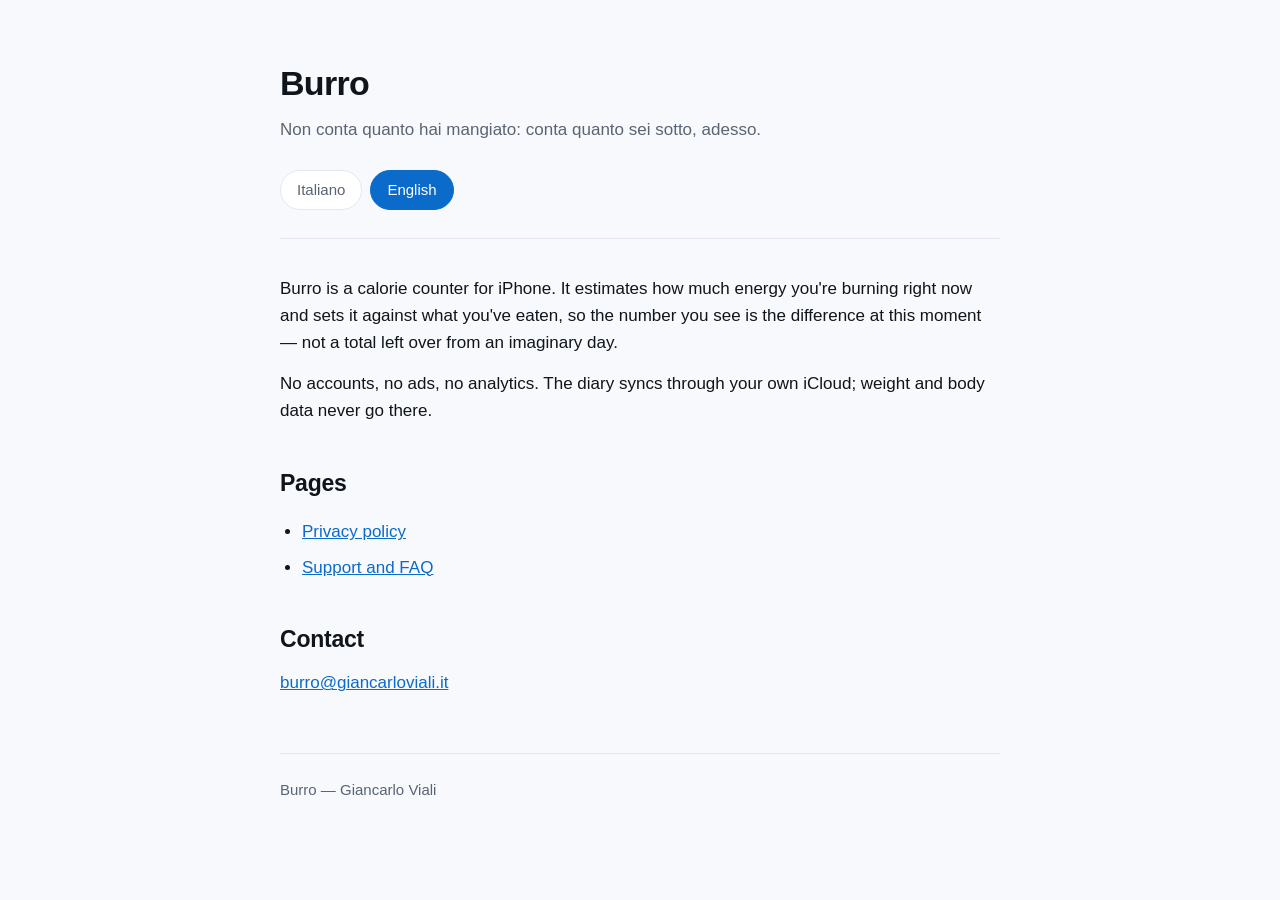
<file: index.html>
<!doctype html>
<html lang="it">
<head>
<meta charset="utf-8">
<meta name="viewport" content="width=device-width, initial-scale=1">
<title>Burro</title>
<link rel="stylesheet" href="stile.css">
</head>
<body>
<div class="foglio">

<header>
  <h1>Burro</h1>
  <p>Non conta quanto hai mangiato: conta quanto sei sotto, adesso.</p>
  <div class="lingue">
    <button type="button" data-lingua="it" aria-pressed="true">Italiano</button>
    <button type="button" data-lingua="en" aria-pressed="false">English</button>
  </div>
</header>

<section data-lingua="it">
  <p>Burro è un contacalorie per iPhone. Stima quanta energia stai bruciando in questo
  momento e la mette contro quello che hai mangiato, così il numero che vedi è la
  differenza adesso — non un totale rimasto su una giornata immaginaria.</p>

  <p>Niente account, niente pubblicità, niente statistiche d'uso. Il diario si sincronizza
  attraverso il tuo iCloud; peso e dati corporei non ci finiscono mai.</p>

  <h2>Pagine</h2>
  <ul>
    <li><a href="privacy/">Informativa sulla privacy</a></li>
    <li><a href="supporto/">Supporto e domande frequenti</a></li>
  </ul>

  <h2>Contatti</h2>
  <p><a href="mailto:burro@giancarloviali.it">burro@giancarloviali.it</a></p>
</section>

<section data-lingua="en" hidden>
  <p>Burro is a calorie counter for iPhone. It estimates how much energy you're burning
  right now and sets it against what you've eaten, so the number you see is the difference
  at this moment — not a total left over from an imaginary day.</p>

  <p>No accounts, no ads, no analytics. The diary syncs through your own iCloud; weight and
  body data never go there.</p>

  <h2>Pages</h2>
  <ul>
    <li><a href="privacy/">Privacy policy</a></li>
    <li><a href="supporto/">Support and FAQ</a></li>
  </ul>

  <h2>Contact</h2>
  <p><a href="mailto:burro@giancarloviali.it">burro@giancarloviali.it</a></p>
</section>

<footer>
  <span>Burro — Giancarlo Viali</span>
</footer>

</div>
<script src="lingua.js"></script>
</body>
</html>
</file>
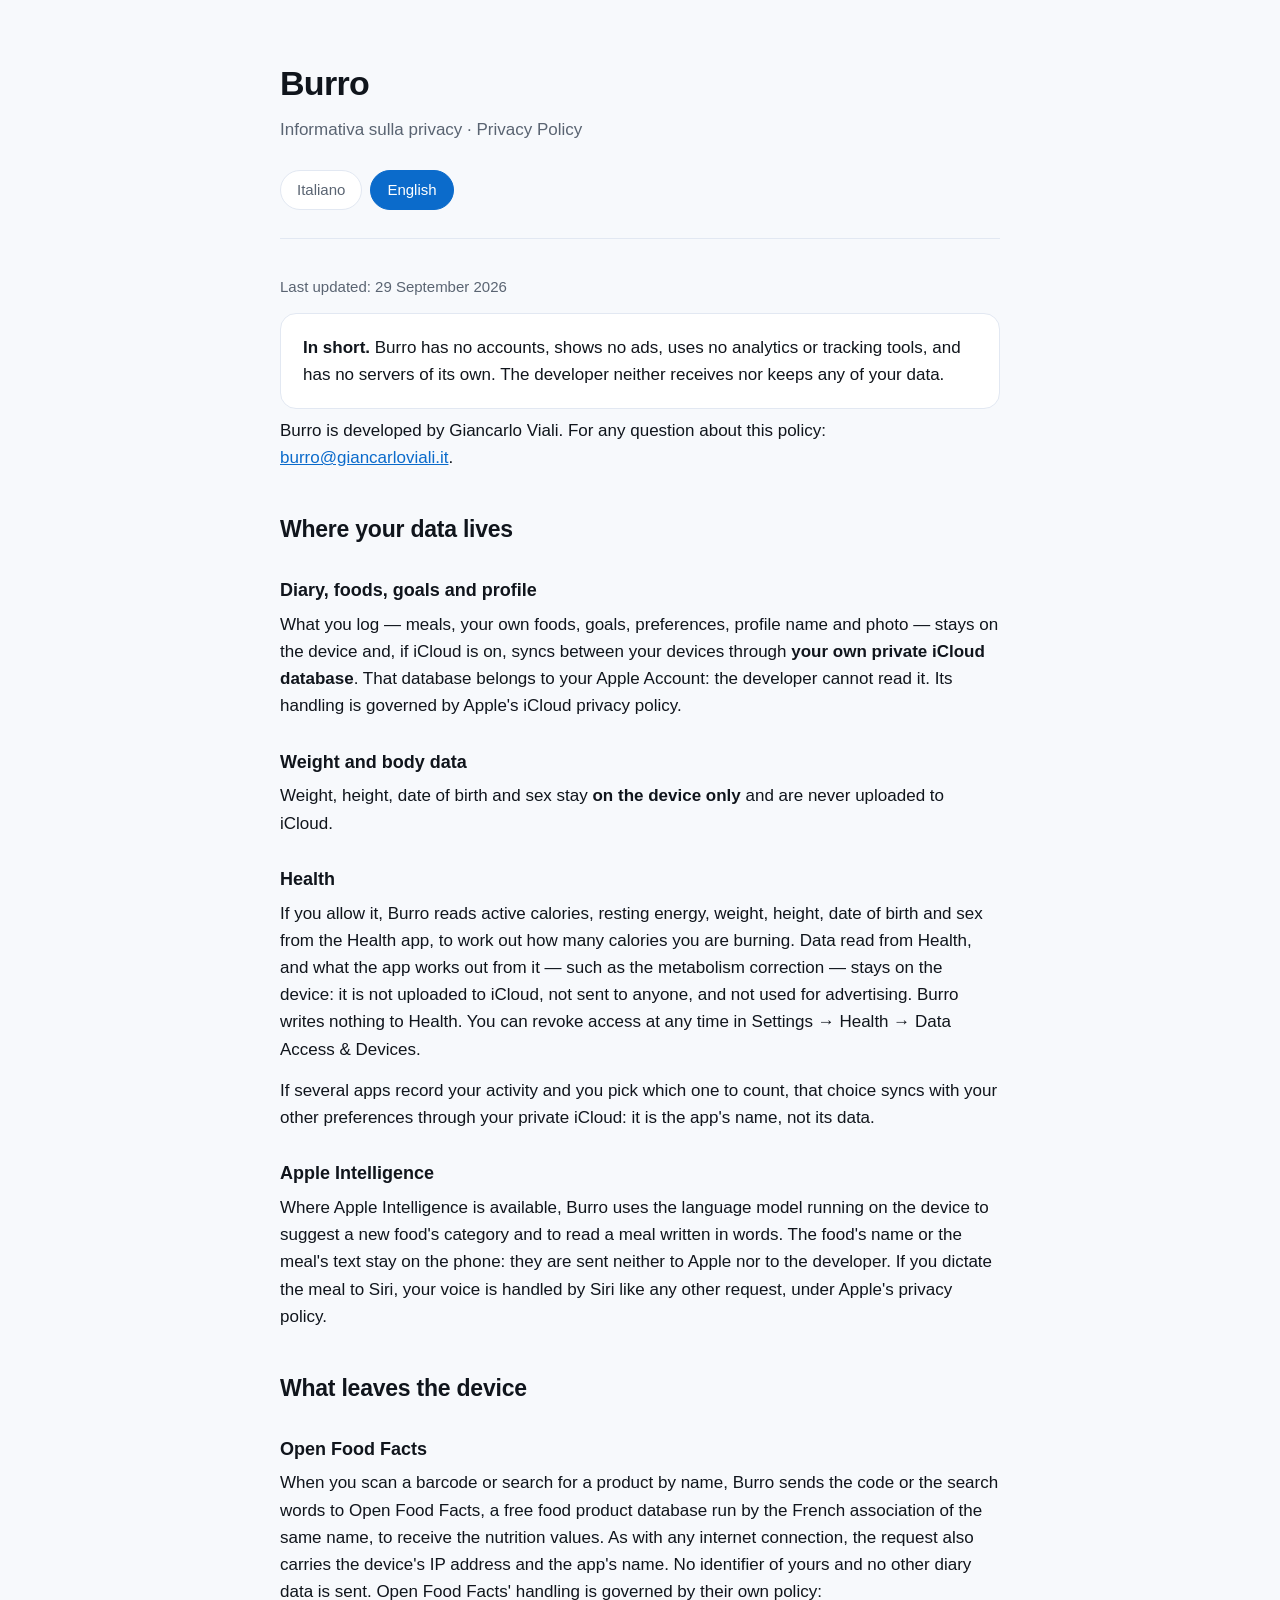
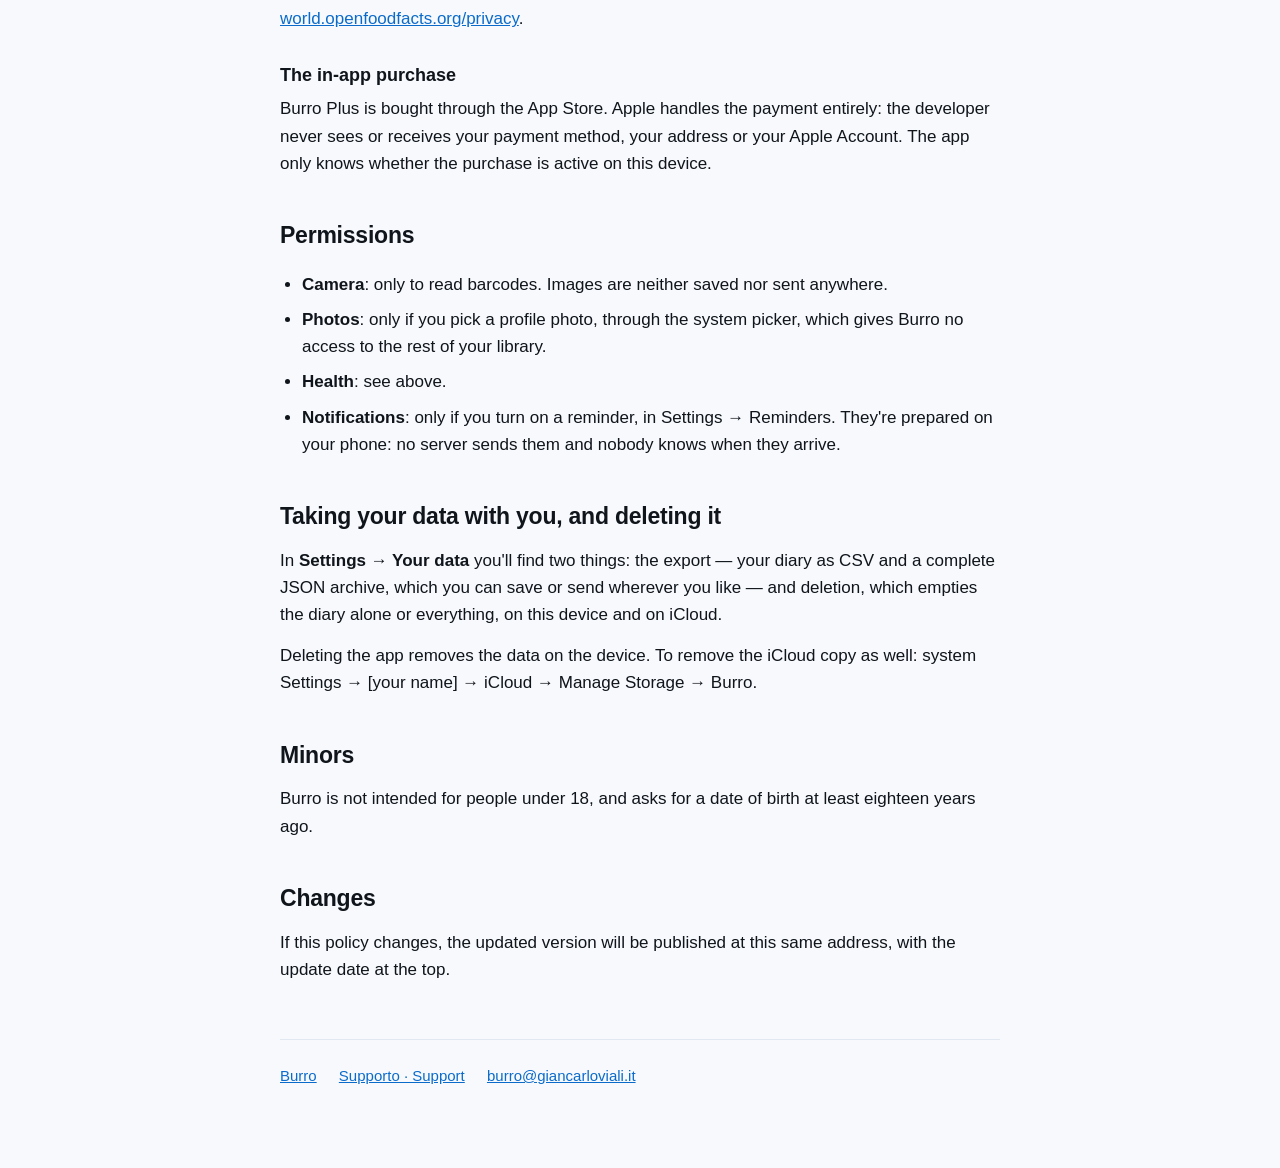
<file: privacy/index.html>
<!doctype html>
<html lang="it">
<head>
<meta charset="utf-8">
<meta name="viewport" content="width=device-width, initial-scale=1">
<title>Burro — Informativa sulla privacy / Privacy Policy</title>
<link rel="stylesheet" href="../stile.css">
</head>
<body>
<div class="foglio">

<header>
  <h1>Burro</h1>
  <p>Informativa sulla privacy · Privacy Policy</p>
  <div class="lingue">
    <button type="button" data-lingua="it" aria-pressed="true">Italiano</button>
    <button type="button" data-lingua="en" aria-pressed="false">English</button>
  </div>
</header>

<section data-lingua="it">
  <p class="tenue">Ultimo aggiornamento: 29 settembre 2026</p>

  <div class="sommario">
    <p><strong>In breve.</strong> Burro non ha account, non mostra pubblicità, non usa
    strumenti di statistica o di tracciamento e non ha server propri. Lo sviluppatore
    non riceve né conserva nessun tuo dato.</p>
  </div>

  <p>Burro è sviluppata da Giancarlo Viali. Per qualsiasi domanda su questa informativa:
  <a href="mailto:burro@giancarloviali.it">burro@giancarloviali.it</a>.</p>

  <h2>Dove stanno i tuoi dati</h2>

  <h3>Diario, alimenti, obiettivi e profilo</h3>
  <p>Quello che registri — i pasti, i tuoi alimenti, gli obiettivi, le preferenze, il nome
  e la foto del profilo — resta sul dispositivo e, se iCloud è attivo, si sincronizza fra i
  tuoi dispositivi attraverso il <strong>tuo database privato iCloud</strong>. Quel database
  appartiene al tuo account Apple: lo sviluppatore non può leggerlo. Il trattamento è
  regolato dall'informativa di Apple su iCloud.</p>

  <h3>Peso e dati corporei</h3>
  <p>Peso, altezza, data di nascita e sesso restano <strong>solo sul dispositivo</strong> e
  non vengono mai caricati su iCloud.</p>

  <h3>Salute</h3>
  <p>Se lo autorizzi, Burro legge dall'app Salute le calorie attive, l'energia a riposo, il
  peso, l'altezza, la data di nascita e il sesso, per calcolare quante calorie stai
  bruciando. I dati letti da Salute, e quello che l'app ne ricava — come la correzione del
  metabolismo — restano sul dispositivo: non vengono caricati su iCloud, non vengono
  inviati a nessuno e non vengono usati per pubblicità. Burro non scrive niente in Salute.
  Puoi revocare l'accesso in qualsiasi momento da Impostazioni → Salute → Accesso ai dati e
  dispositivi.</p>
  <p>Se più app registrano il tuo movimento e scegli quale contare, quella scelta si
  sincronizza con le altre preferenze attraverso il tuo iCloud privato: è il nome dell'app,
  non i suoi dati.</p>

  <h3>Apple Intelligence</h3>
  <p>Dove Apple Intelligence è disponibile, Burro usa il modello linguistico che gira sul
  dispositivo per proporre la categoria di un alimento nuovo e per leggere un pasto scritto a
  parole. Il nome dell'alimento o il testo del pasto restano sul telefono: non vengono
  inviati né ad Apple né allo sviluppatore. Se il pasto lo detti a Siri, la tua voce la
  tratta Siri come ogni altra richiesta, secondo l'informativa di Apple.</p>

  <h2>Cosa lascia il dispositivo</h2>

  <h3>Open Food Facts</h3>
  <p>Quando inquadri un codice a barre o cerchi un prodotto per nome, Burro invia il codice
  o le parole cercate a Open Food Facts, un database libero di prodotti alimentari gestito
  dall'omonima associazione francese, per ricevere i valori nutrizionali. Insieme alla
  richiesta arrivano, come per qualsiasi connessione a internet, l'indirizzo IP del
  dispositivo e il nome dell'app. Non viene inviato nessun identificativo tuo né nessun
  altro dato del diario. Il trattamento da parte di Open Food Facts è regolato dalla loro
  informativa: <a href="https://world.openfoodfacts.org/privacy">world.openfoodfacts.org/privacy</a>.</p>

  <h3>L'acquisto in app</h3>
  <p>Burro Plus si compra attraverso l'App Store. Il pagamento lo gestisce interamente Apple:
  lo sviluppatore non vede e non riceve il tuo metodo di pagamento, il tuo indirizzo o il
  tuo ID Apple. L'app sa soltanto se l'acquisto risulta attivo su questo dispositivo.</p>

  <h2>Permessi</h2>
  <ul>
    <li><strong>Fotocamera</strong>: solo per leggere i codici a barre. Le immagini non
    vengono salvate né inviate da nessuna parte.</li>
    <li><strong>Foto</strong>: solo se scegli una foto per il profilo, attraverso il
    selettore del sistema, che non dà a Burro accesso al resto della libreria.</li>
    <li><strong>Salute</strong>: vedi sopra.</li>
    <li><strong>Notifiche</strong>: solo se accendi un promemoria, in Impostazioni →
    Promemoria. Sono notifiche preparate sul telefono: nessun server le manda e nessuno
    sa quando arrivano.</li>
  </ul>

  <h2>Portare via i tuoi dati, e cancellarli</h2>
  <p>In <strong>Impostazioni → I tuoi dati</strong> trovi due cose: l'esportazione — il
  diario in CSV e un archivio completo in JSON, che puoi salvare o mandare dove vuoi — e
  la cancellazione, che svuota il solo diario oppure tutto quanto, su questo dispositivo e
  su iCloud.</p>
  <p>Eliminando l'app cancelli i dati sul dispositivo. Per togliere anche la copia su
  iCloud: Impostazioni di sistema → [il tuo nome] → iCloud → Gestisci spazio → Burro.</p>

  <h2>Minori</h2>
  <p>Burro non è pensata per i minori di 18 anni e chiede una data di nascita di almeno
  diciotto anni fa.</p>

  <h2>Modifiche</h2>
  <p>Se questa informativa cambia, la versione aggiornata sarà pubblicata a questo stesso
  indirizzo, con la data di aggiornamento in cima.</p>
</section>

<section data-lingua="en" hidden>
  <p class="tenue">Last updated: 29 September 2026</p>

  <div class="sommario">
    <p><strong>In short.</strong> Burro has no accounts, shows no ads, uses no analytics or
    tracking tools, and has no servers of its own. The developer neither receives nor keeps
    any of your data.</p>
  </div>

  <p>Burro is developed by Giancarlo Viali. For any question about this policy:
  <a href="mailto:burro@giancarloviali.it">burro@giancarloviali.it</a>.</p>

  <h2>Where your data lives</h2>

  <h3>Diary, foods, goals and profile</h3>
  <p>What you log — meals, your own foods, goals, preferences, profile name and photo —
  stays on the device and, if iCloud is on, syncs between your devices through
  <strong>your own private iCloud database</strong>. That database belongs to your Apple
  Account: the developer cannot read it. Its handling is governed by Apple's iCloud
  privacy policy.</p>

  <h3>Weight and body data</h3>
  <p>Weight, height, date of birth and sex stay <strong>on the device only</strong> and are
  never uploaded to iCloud.</p>

  <h3>Health</h3>
  <p>If you allow it, Burro reads active calories, resting energy, weight, height, date of
  birth and sex from the Health app, to work out how many calories you are burning. Data
  read from Health, and what the app works out from it — such as the metabolism
  correction — stays on the device: it is not uploaded to iCloud, not sent to anyone, and
  not used for advertising. Burro writes nothing to Health. You can revoke access at any
  time in Settings → Health → Data Access &amp; Devices.</p>
  <p>If several apps record your activity and you pick which one to count, that choice
  syncs with your other preferences through your private iCloud: it is the app's name, not
  its data.</p>

  <h3>Apple Intelligence</h3>
  <p>Where Apple Intelligence is available, Burro uses the language model running on the
  device to suggest a new food's category and to read a meal written in words. The food's
  name or the meal's text stay on the phone: they are sent neither to Apple nor to the
  developer. If you dictate the meal to Siri, your voice is handled by Siri like any other
  request, under Apple's privacy policy.</p>

  <h2>What leaves the device</h2>

  <h3>Open Food Facts</h3>
  <p>When you scan a barcode or search for a product by name, Burro sends the code or the
  search words to Open Food Facts, a free food product database run by the French
  association of the same name, to receive the nutrition values. As with any internet
  connection, the request also carries the device's IP address and the app's name. No
  identifier of yours and no other diary data is sent. Open Food Facts' handling is
  governed by their own policy:
  <a href="https://world.openfoodfacts.org/privacy">world.openfoodfacts.org/privacy</a>.</p>

  <h3>The in-app purchase</h3>
  <p>Burro Plus is bought through the App Store. Apple handles the payment entirely: the
  developer never sees or receives your payment method, your address or your Apple Account.
  The app only knows whether the purchase is active on this device.</p>

  <h2>Permissions</h2>
  <ul>
    <li><strong>Camera</strong>: only to read barcodes. Images are neither saved nor sent
    anywhere.</li>
    <li><strong>Photos</strong>: only if you pick a profile photo, through the system
    picker, which gives Burro no access to the rest of your library.</li>
    <li><strong>Health</strong>: see above.</li>
    <li><strong>Notifications</strong>: only if you turn on a reminder, in Settings →
    Reminders. They're prepared on your phone: no server sends them and nobody knows when
    they arrive.</li>
  </ul>

  <h2>Taking your data with you, and deleting it</h2>
  <p>In <strong>Settings → Your data</strong> you'll find two things: the export — your
  diary as CSV and a complete JSON archive, which you can save or send wherever you like —
  and deletion, which empties the diary alone or everything, on this device and on
  iCloud.</p>
  <p>Deleting the app removes the data on the device. To remove the iCloud copy as well:
  system Settings → [your name] → iCloud → Manage Storage → Burro.</p>

  <h2>Minors</h2>
  <p>Burro is not intended for people under 18, and asks for a date of birth at least
  eighteen years ago.</p>

  <h2>Changes</h2>
  <p>If this policy changes, the updated version will be published at this same address,
  with the update date at the top.</p>
</section>

<footer>
  <a href="../">Burro</a>
  <a href="../supporto/">Supporto · Support</a>
  <a href="mailto:burro@giancarloviali.it">burro@giancarloviali.it</a>
</footer>

</div>
<script src="../lingua.js"></script>
</body>
</html>
</file>
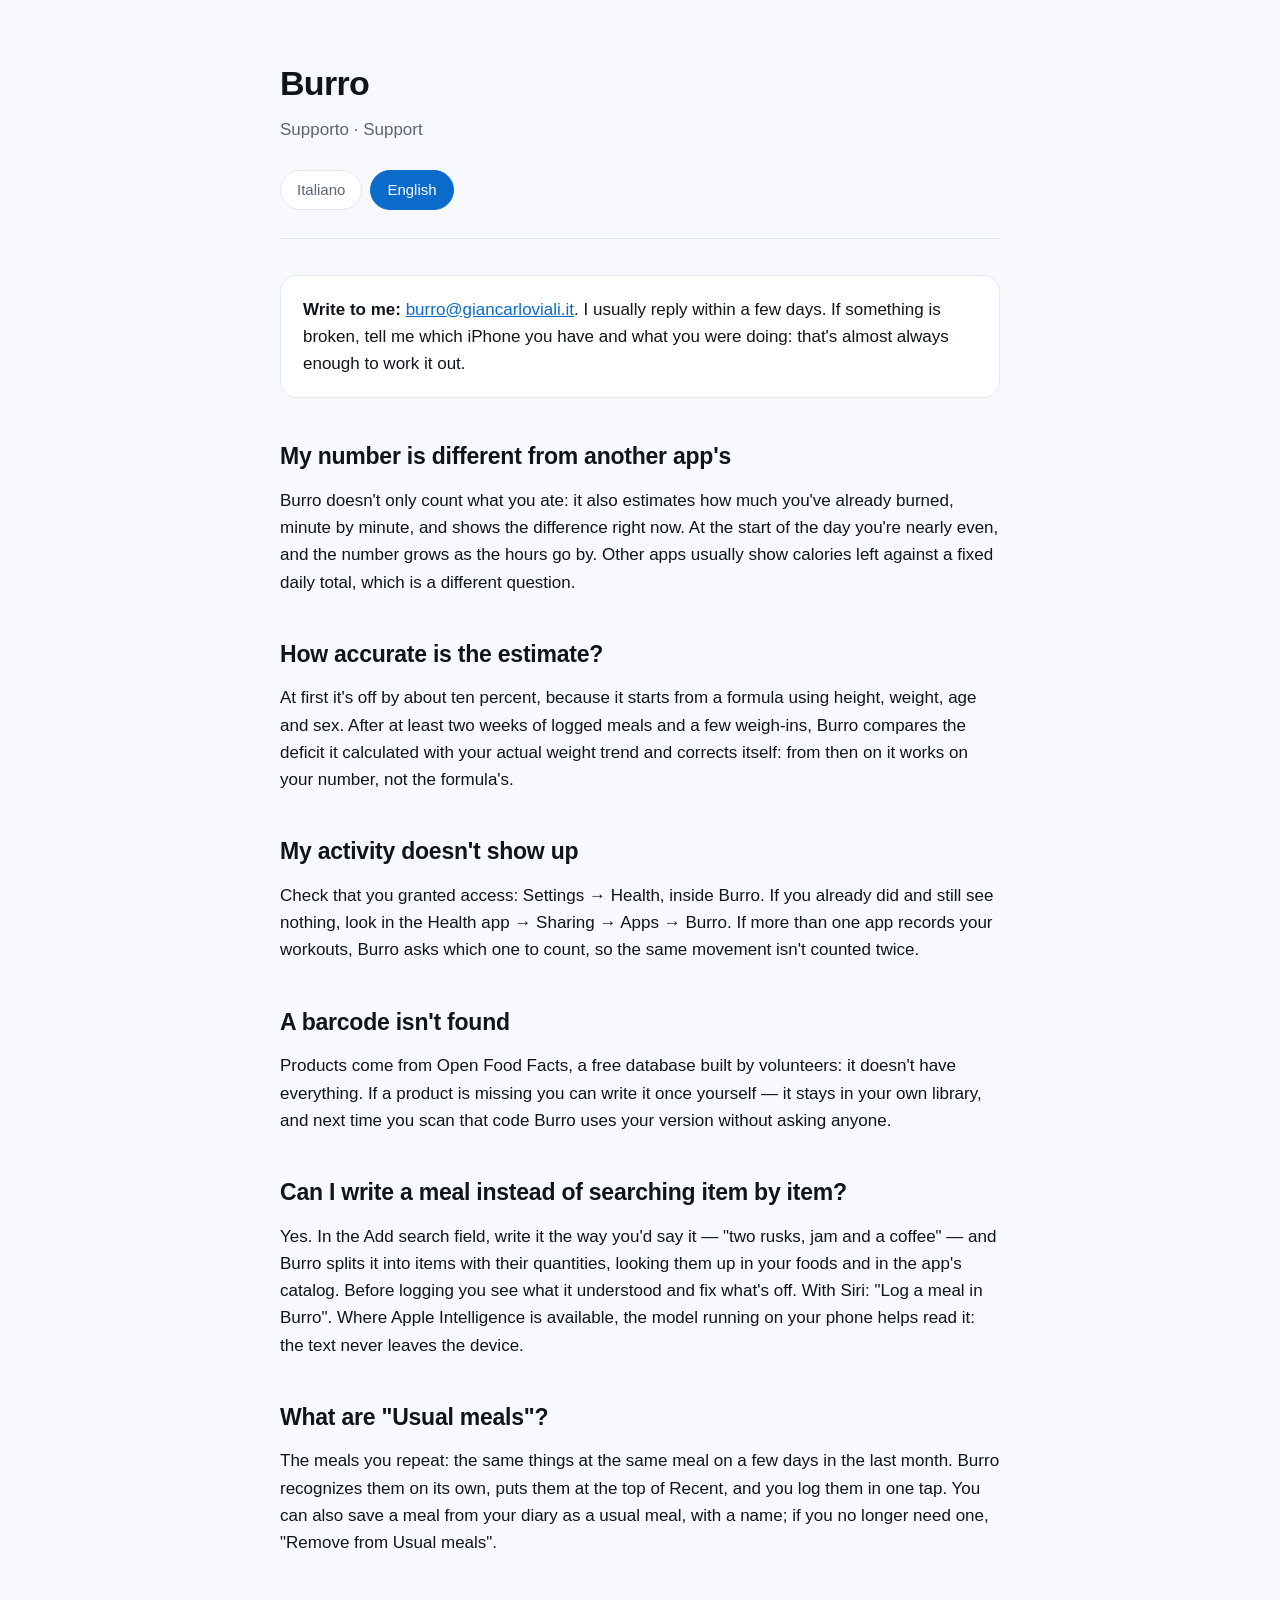
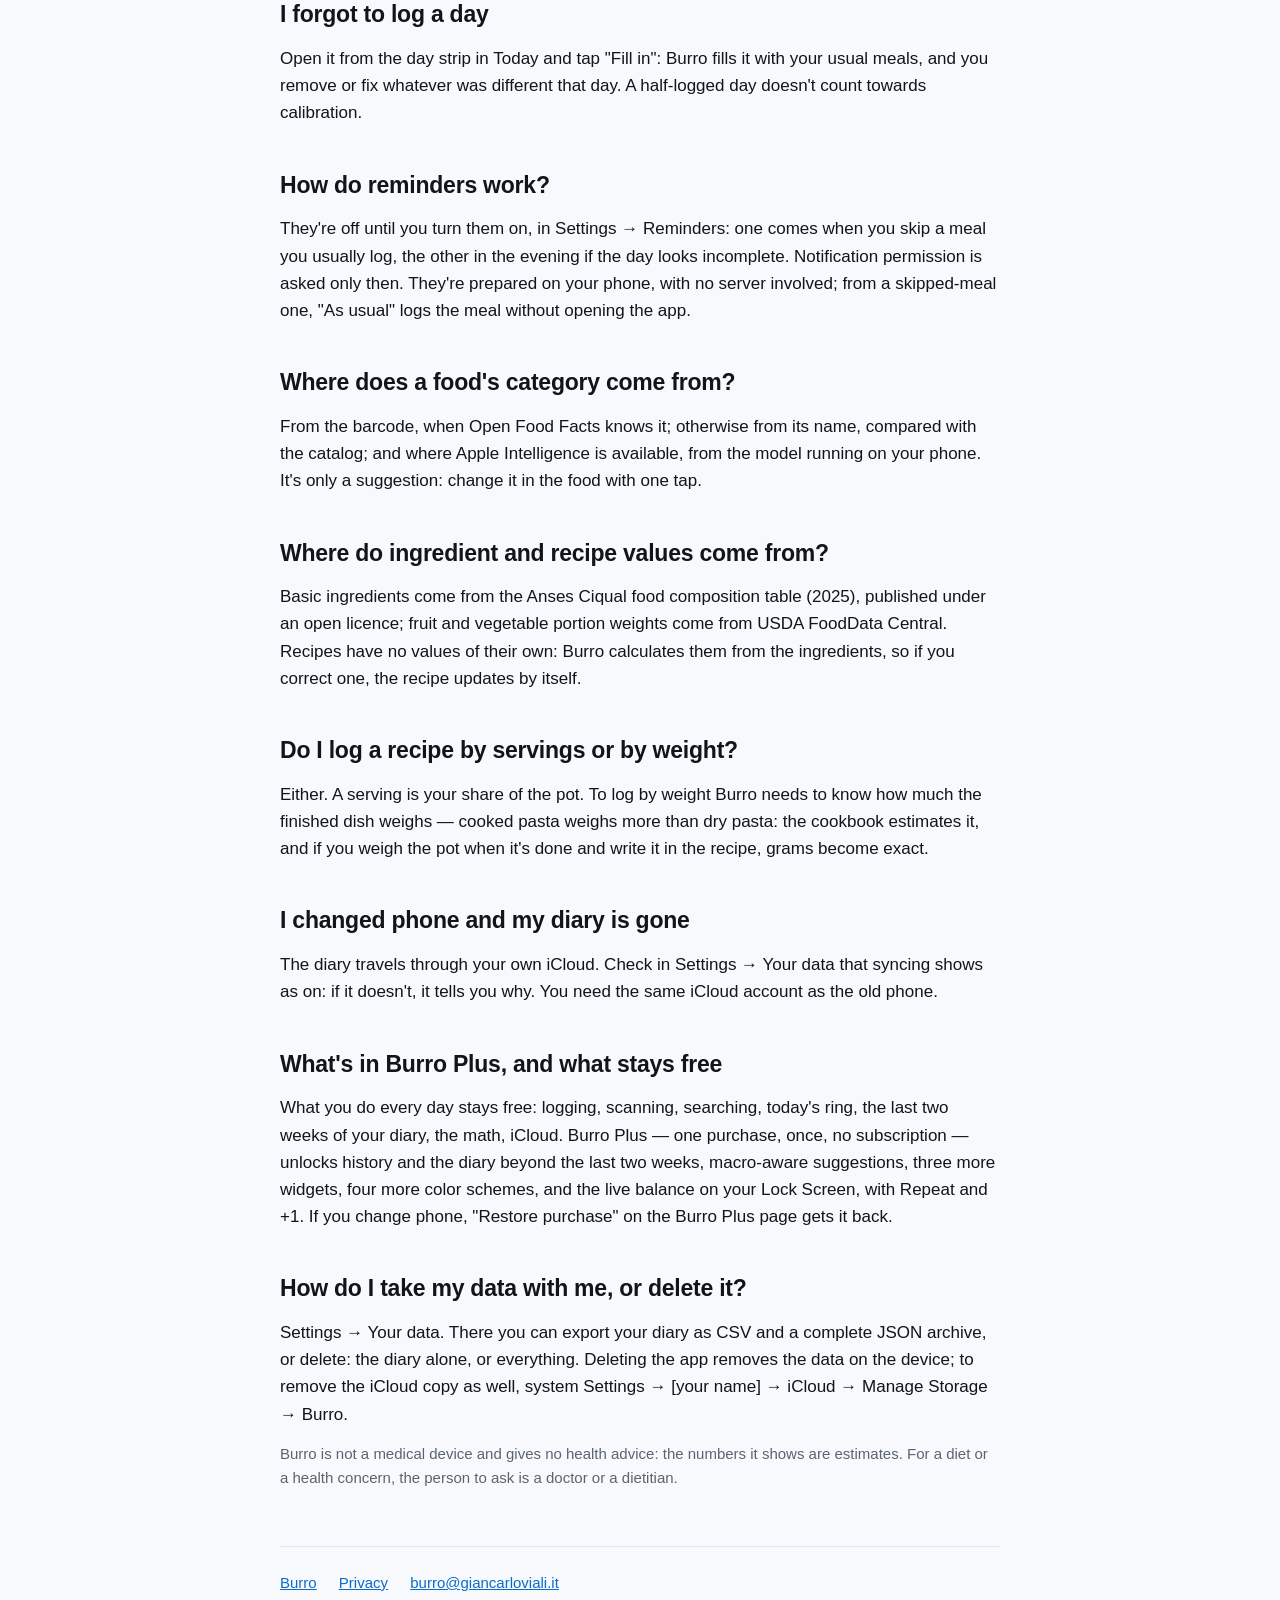
<file: supporto/index.html>
<!doctype html>
<html lang="it">
<head>
<meta charset="utf-8">
<meta name="viewport" content="width=device-width, initial-scale=1">
<title>Burro — Supporto / Support</title>
<link rel="stylesheet" href="../stile.css">
</head>
<body>
<div class="foglio">

<header>
  <h1>Burro</h1>
  <p>Supporto · Support</p>
  <div class="lingue">
    <button type="button" data-lingua="it" aria-pressed="true">Italiano</button>
    <button type="button" data-lingua="en" aria-pressed="false">English</button>
  </div>
</header>

<section data-lingua="it">
  <div class="sommario">
    <p><strong>Scrivimi:</strong>
    <a href="mailto:burro@giancarloviali.it">burro@giancarloviali.it</a>. Rispondo di
    solito entro qualche giorno. Se è un problema, dimmi che modello di iPhone hai e cosa
    stavi facendo: quasi sempre basta a capirlo.</p>
  </div>

  <h2>Il mio numero è diverso da quello di un'altra app</h2>
  <p>Burro non conta solo quanto hai mangiato: stima anche quanto hai già bruciato, minuto
  per minuto, e mostra la differenza in questo momento. A inizio giornata sei quasi in pari,
  e il numero cresce con il passare delle ore. Le altre app di solito mostrano le calorie
  rimaste rispetto a un totale giornaliero fisso, che è un'altra domanda.</p>

  <h2>Quanto è precisa la stima?</h2>
  <p>All'inizio ha un errore di circa il dieci per cento, perché parte da una formula che
  usa altezza, peso, età e sesso. Dopo almeno due settimane di pasti registrati e qualche
  pesata, Burro confronta il deficit che ha calcolato con l'andamento reale del tuo peso e
  si corregge da solo: da lì in poi lavora sul tuo numero, non su quello della formula.</p>

  <h2>L'attività non compare</h2>
  <p>Controlla di aver dato l'accesso: Impostazioni → Salute, dentro Burro. Se l'hai già
  dato e non vedi niente, guarda nell'app Salute → Condivisione → App → Burro. Se più app
  registrano i tuoi allenamenti, Burro ti chiede quale contare, per non contare lo stesso
  movimento due volte.</p>

  <h2>Il codice a barre non trova il prodotto</h2>
  <p>I prodotti arrivano da Open Food Facts, un database libero compilato da volontari: non
  c'è tutto. Se un prodotto manca, puoi scriverlo tu una volta — resta nella tua libreria, e
  la prossima volta che ne inquadri il codice Burro userà la tua versione senza chiedere
  niente a nessuno.</p>

  <h2>Posso scrivere il pasto invece di cercarlo voce per voce?</h2>
  <p>Sì. Nella ricerca di Aggiungi scrivilo come lo diresti — «due fette biscottate,
  marmellata e un caffè» — e Burro lo divide in voci con le loro quantità, cercandole fra i
  tuoi alimenti e nel catalogo dell'app. Prima di registrare vedi cosa ha capito e correggi
  quello che non torna. Con Siri: «Registra un pasto su Burro». Dove c'è Apple Intelligence
  lo aiuta a leggere il modello che gira sul telefono: il testo non esce dal dispositivo.</p>

  <h2>Cosa sono «I soliti»?</h2>
  <p>I pasti che ripeti: le stesse cose allo stesso pasto per qualche giorno nell'ultimo
  mese. Burro li riconosce da solo, li mette in cima ai recenti e li registri in un tocco.
  Un pasto del diario si può anche salvare come abituale, con un nome; se uno non ti serve
  più, «Togli dai soliti».</p>

  <h2>Ho dimenticato di registrare una giornata</h2>
  <p>Aprila dalla striscia dei giorni in Oggi e tocca «Ricostruisci»: Burro la
  riempie con i tuoi pasti abituali, e tu togli o correggi quello che quel giorno era
  diverso. Una giornata annotata a metà non entra nella calibrazione.</p>

  <h2>Come funzionano i promemoria?</h2>
  <p>Sono spenti finché non li accendi, in Impostazioni → Promemoria: uno arriva quando
  salti un pasto che di solito segni, l'altro la sera se la giornata sembra incompleta.
  Il permesso per le notifiche si chiede solo allora. Sono notifiche preparate sul
  telefono, senza nessun server; da quella di un pasto saltato segni «Come al solito»
  senza aprire l'app.</p>

  <h2>Da dove arriva la categoria di un alimento?</h2>
  <p>Dal codice a barre, quando Open Food Facts la conosce; se no dal nome, confrontato
  con il catalogo; e dove c'è Apple Intelligence, dal modello che gira sul telefono. È solo
  una proposta: nell'alimento la cambi con un tocco.</p>

  <h2>Da dove vengono i valori degli ingredienti e delle ricette?</h2>
  <p>Gli ingredienti di base vengono dalla tabella di composizione Ciqual dell'Anses (2025),
  pubblicata con licenza aperta; i pesi delle porzioni di frutta e verdura da USDA FoodData
  Central. Le ricette non hanno valori propri: li calcola Burro dagli ingredienti, così se ne
  correggi uno la ricetta si aggiorna da sola.</p>

  <h2>Una ricetta si registra a porzioni o a grammi?</h2>
  <p>Come preferisci. Una porzione è la tua parte della pentola. Per registrare a grammi
  serve sapere quanto pesa il piatto finito — la pasta cotta pesa più di quella secca: il
  ricettario lo stima, e se pesi la pentola a fine cottura e scrivi il peso nella ricetta i
  grammi diventano esatti.</p>

  <h2>Ho cambiato telefono e non trovo il diario</h2>
  <p>Il diario viaggia attraverso il tuo iCloud. Controlla in Impostazioni → I tuoi dati che
  la sincronizzazione risulti attiva: se dice di no, ti spiega perché. Serve lo stesso
  account iCloud del vecchio telefono.</p>

  <h2>Cosa c'è in Burro Plus, e cosa resta gratis</h2>
  <p>Quello che si fa ogni giorno resta gratis: registrare, scansionare,
  cercare, l'anello di oggi, il diario delle ultime due settimane, i conti, iCloud. Burro Plus —
  un acquisto solo, una volta e basta — sblocca lo storico e il diario oltre le ultime due settimane, le
  proposte sui macronutrienti, tre widget in più, quattro combinazioni di colori in più e il
  bilancio in tempo reale sulla schermata di blocco, con Ripeti e +1. Se cambi telefono, «Ripristina acquisto» nella pagina
  di Burro Plus se lo riprende.</p>

  <h2>Come porto via o cancello i miei dati</h2>
  <p>Impostazioni → I tuoi dati. Lì esporti il diario in CSV e un archivio completo in JSON,
  oppure cancelli: il solo diario, o tutto quanto. Eliminando l'app cancelli i dati sul
  dispositivo; per togliere anche la copia su iCloud, Impostazioni di sistema → [il tuo
  nome] → iCloud → Gestisci spazio → Burro.</p>

  <p class="tenue">Burro non è un dispositivo medico e non dà consigli sanitari: i numeri
  che mostra sono stime. Per una dieta o un dubbio sulla salute, la persona da sentire è un
  medico o un nutrizionista.</p>
</section>

<section data-lingua="en" hidden>
  <div class="sommario">
    <p><strong>Write to me:</strong>
    <a href="mailto:burro@giancarloviali.it">burro@giancarloviali.it</a>. I usually reply
    within a few days. If something is broken, tell me which iPhone you have and what you
    were doing: that's almost always enough to work it out.</p>
  </div>

  <h2>My number is different from another app's</h2>
  <p>Burro doesn't only count what you ate: it also estimates how much you've already
  burned, minute by minute, and shows the difference right now. At the start of the day
  you're nearly even, and the number grows as the hours go by. Other apps usually show
  calories left against a fixed daily total, which is a different question.</p>

  <h2>How accurate is the estimate?</h2>
  <p>At first it's off by about ten percent, because it starts from a formula using height,
  weight, age and sex. After at least two weeks of logged meals and a few weigh-ins, Burro
  compares the deficit it calculated with your actual weight trend and corrects itself: from
  then on it works on your number, not the formula's.</p>

  <h2>My activity doesn't show up</h2>
  <p>Check that you granted access: Settings → Health, inside Burro. If you already did and
  still see nothing, look in the Health app → Sharing → Apps → Burro. If more than one app
  records your workouts, Burro asks which one to count, so the same movement isn't counted
  twice.</p>

  <h2>A barcode isn't found</h2>
  <p>Products come from Open Food Facts, a free database built by volunteers: it doesn't
  have everything. If a product is missing you can write it once yourself — it stays in your
  own library, and next time you scan that code Burro uses your version without asking
  anyone.</p>

  <h2>Can I write a meal instead of searching item by item?</h2>
  <p>Yes. In the Add search field, write it the way you'd say it — "two rusks, jam and a
  coffee" — and Burro splits it into items with their quantities, looking them up in your
  foods and in the app's catalog. Before logging you see what it understood and fix what's
  off. With Siri: "Log a meal in Burro". Where Apple Intelligence is available, the model
  running on your phone helps read it: the text never leaves the device.</p>

  <h2>What are "Usual meals"?</h2>
  <p>The meals you repeat: the same things at the same meal on a few days in the last
  month. Burro recognizes them on its own, puts them at the top of Recent, and you log them
  in one tap. You can also save a meal from your diary as a usual meal, with a name; if you
  no longer need one, "Remove from Usual meals".</p>

  <h2>I forgot to log a day</h2>
  <p>Open it from the day strip in Today and tap "Fill in": Burro fills it with your
  usual meals, and you remove or fix whatever was different that day. A half-logged day
  doesn't count towards calibration.</p>

  <h2>How do reminders work?</h2>
  <p>They're off until you turn them on, in Settings → Reminders: one comes when you skip a
  meal you usually log, the other in the evening if the day looks incomplete. Notification
  permission is asked only then. They're prepared on your phone, with no server involved;
  from a skipped-meal one, "As usual" logs the meal without opening the app.</p>

  <h2>Where does a food's category come from?</h2>
  <p>From the barcode, when Open Food Facts knows it; otherwise from its name, compared with
  the catalog; and where Apple Intelligence is available, from the model running on your
  phone. It's only a suggestion: change it in the food with one tap.</p>

  <h2>Where do ingredient and recipe values come from?</h2>
  <p>Basic ingredients come from the Anses Ciqual food composition table (2025), published
  under an open licence; fruit and vegetable portion weights come from USDA FoodData
  Central. Recipes have no values of their own: Burro calculates them from the ingredients,
  so if you correct one, the recipe updates by itself.</p>

  <h2>Do I log a recipe by servings or by weight?</h2>
  <p>Either. A serving is your share of the pot. To log by weight Burro needs to know how
  much the finished dish weighs — cooked pasta weighs more than dry pasta: the cookbook
  estimates it, and if you weigh the pot when it's done and write it in the recipe, grams
  become exact.</p>

  <h2>I changed phone and my diary is gone</h2>
  <p>The diary travels through your own iCloud. Check in Settings → Your data that syncing
  shows as on: if it doesn't, it tells you why. You need the same iCloud account as the old
  phone.</p>

  <h2>What's in Burro Plus, and what stays free</h2>
  <p>What you do every day stays free: logging, scanning, searching, today's
  ring, the last two weeks of your diary, the math, iCloud. Burro Plus — one purchase, once, no subscription
  — unlocks history and the diary beyond the last two weeks, macro-aware suggestions, three more widgets,
  four more color schemes, and the live balance on your Lock Screen, with Repeat and +1. If you change phone,
  "Restore purchase" on the Burro Plus page gets it back.</p>

  <h2>How do I take my data with me, or delete it?</h2>
  <p>Settings → Your data. There you can export your diary as CSV and a complete JSON
  archive, or delete: the diary alone, or everything. Deleting the app removes the data on
  the device; to remove the iCloud copy as well, system Settings → [your name] → iCloud →
  Manage Storage → Burro.</p>

  <p class="tenue">Burro is not a medical device and gives no health advice: the numbers it
  shows are estimates. For a diet or a health concern, the person to ask is a doctor or a
  dietitian.</p>
</section>

<footer>
  <a href="../">Burro</a>
  <a href="../privacy/">Privacy</a>
  <a href="mailto:burro@giancarloviali.it">burro@giancarloviali.it</a>
</footer>

</div>
<script src="../lingua.js"></script>
</body>
</html>
</file>
<file: stile.css>
/* Le pagine pubbliche di Burro.
 *
 * Nessuna libreria, nessun carattere da scaricare, nessuno script di
 * statistica: sono le due pagine che dicono che l'app non traccia nessuno, e
 * farlo da una pagina che traccia sarebbe una barzelletta. Pesano qualche
 * kilobyte e si aprono anche con una riga di campo. */

:root {
  color-scheme: light dark;
  --fondo: #f7f9fc;
  --fondo-scheda: #ffffff;
  --testo: #10151c;
  --testo-tenue: #5a6472;
  --accento: #0b6bcb;
  --bordo: #e2e8f2;
}

@media (prefers-color-scheme: dark) {
  :root {
    --fondo: #0b1118;
    --fondo-scheda: #131b25;
    --testo: #eef3f9;
    --testo-tenue: #97a3b4;
    --accento: #54a8ff;
    --bordo: #22303f;
  }
}

* { box-sizing: border-box; }

body {
  margin: 0;
  padding: 0 20px 80px;
  background: var(--fondo);
  color: var(--testo);
  font: 17px/1.6 -apple-system, BlinkMacSystemFont, "Segoe UI", Roboto, sans-serif;
  -webkit-text-size-adjust: 100%;
}

.foglio { max-width: 720px; margin: 0 auto; }

header {
  padding: 56px 0 28px;
  border-bottom: 1px solid var(--bordo);
  margin-bottom: 36px;
}

header h1 { margin: 0 0 6px; font-size: 34px; letter-spacing: -0.02em; }
header p { margin: 0; color: var(--testo-tenue); }

h2 {
  font-size: 23px;
  letter-spacing: -0.01em;
  margin: 40px 0 12px;
}

h3 { font-size: 18px; margin: 28px 0 6px; }

p, li { color: var(--testo); }
p { margin: 0 0 14px; }
ul { padding-left: 22px; }
li { margin-bottom: 8px; }

a { color: var(--accento); }

strong { font-weight: 650; }

.tenue { color: var(--testo-tenue); font-size: 15px; }

/* Il riquadro del riassunto: è la parte che leggono quasi tutti, e sta in cima
 * apposta. Chi vuole il dettaglio scorre. */
.sommario {
  background: var(--fondo-scheda);
  border: 1px solid var(--bordo);
  border-radius: 16px;
  padding: 20px 22px;
  margin: 0 0 8px;
}

.sommario p:last-child { margin-bottom: 0; }

/* Le due lingue stanno nella stessa pagina: si mostra quella del browser,
 * l'altra è a un tocco. */
.lingue {
  display: flex;
  gap: 8px;
  margin: 26px 0 0;
}

.lingue button {
  font: inherit;
  font-size: 15px;
  padding: 7px 16px;
  border-radius: 999px;
  border: 1px solid var(--bordo);
  background: var(--fondo-scheda);
  color: var(--testo-tenue);
  cursor: pointer;
}

.lingue button[aria-pressed="true"] {
  background: var(--accento);
  border-color: var(--accento);
  color: #fff;
}

footer {
  margin-top: 56px;
  padding-top: 24px;
  border-top: 1px solid var(--bordo);
  color: var(--testo-tenue);
  font-size: 15px;
}

footer a { margin-right: 18px; }
</file>
